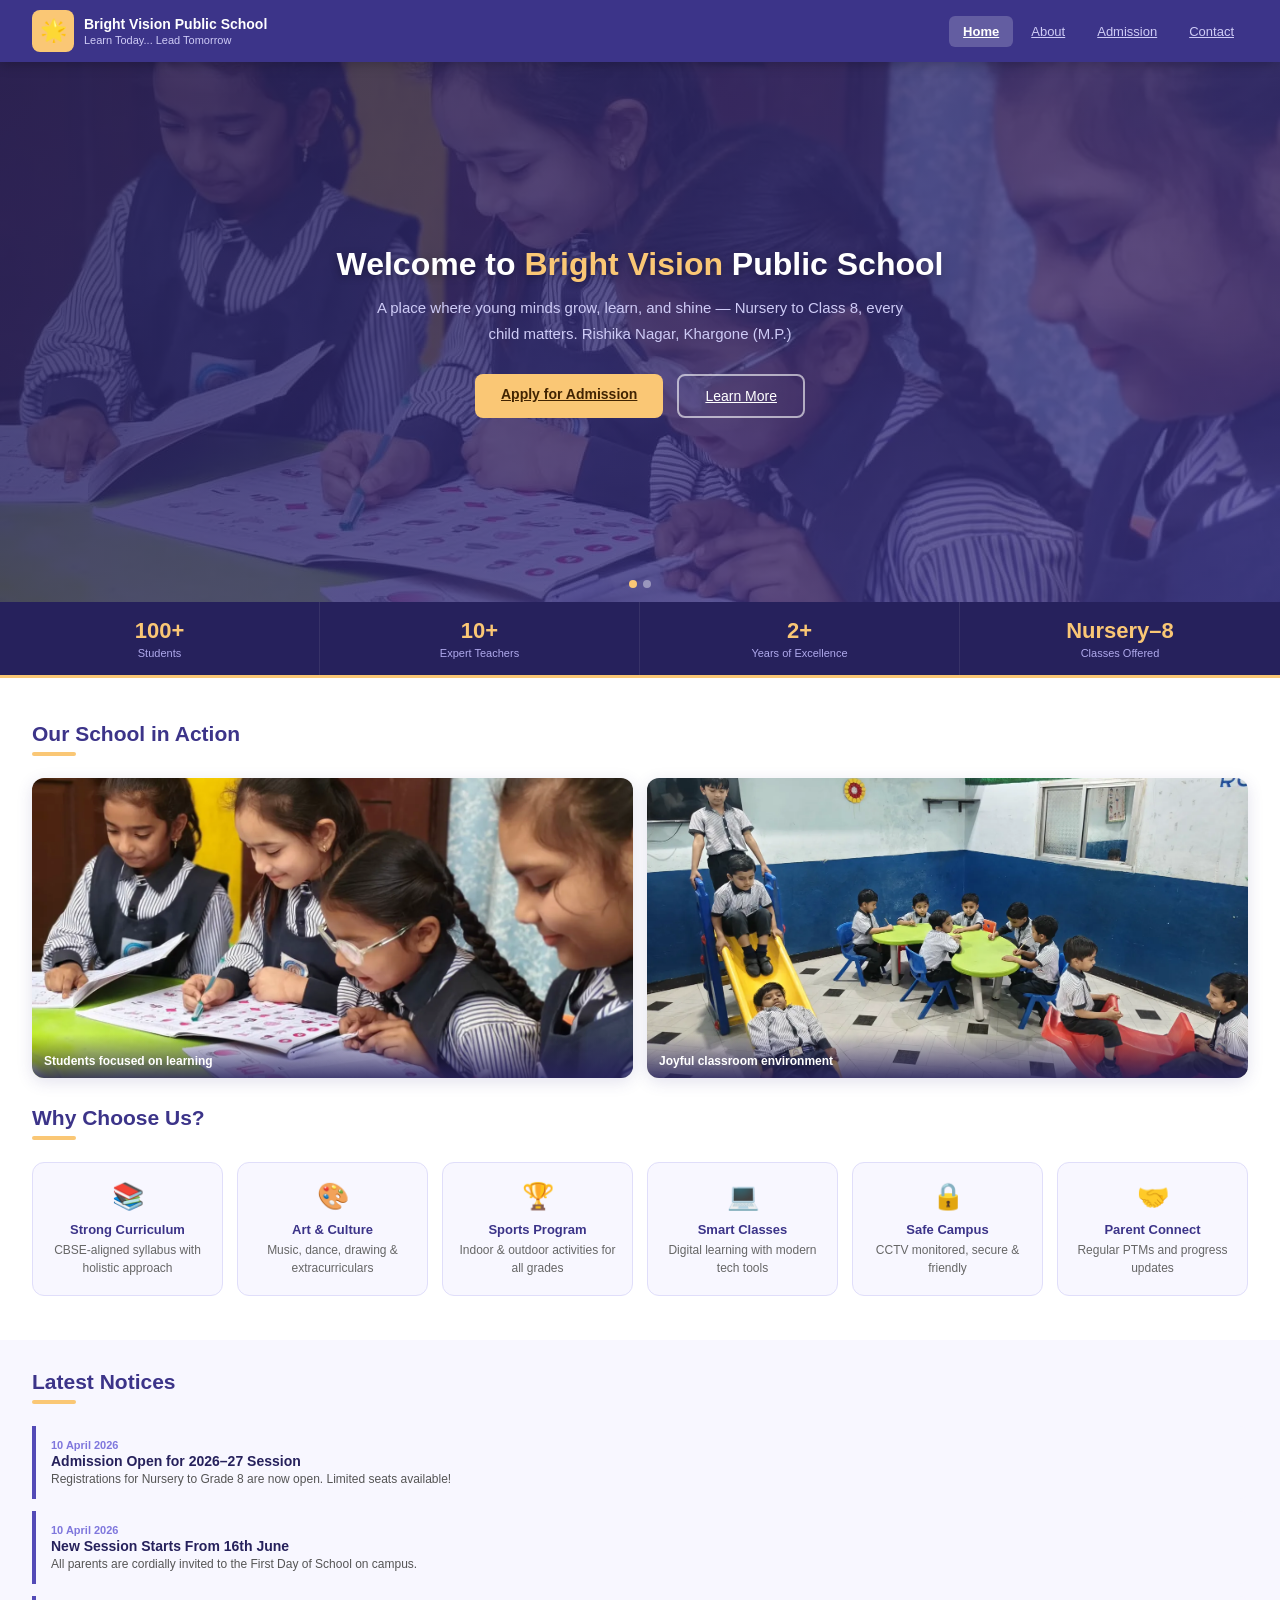
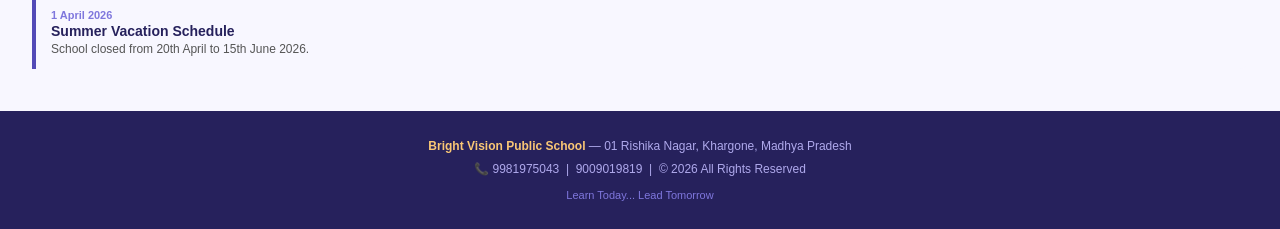
<file: index.html>
<!DOCTYPE html>
<html lang="en">
<head>
  <meta charset="UTF-8"/>
  <meta name="viewport" content="width=device-width, initial-scale=1.0"/>
  <title>Bright Vision Public School</title>
  <link rel="stylesheet" href="style.css"/>
</head>
<body>

<!-- ========== NAVBAR ========== -->
<nav>
  <div class="nav-logo">
    <div class="nav-logo-icon">&#127775;</div>
    <div class="nav-logo-text">
      Bright Vision Public School
      <span>Learn Today... Lead Tomorrow</span>
    </div>
  </div>
  <div class="nav-links">
    <a class="nav-btn active" href="index.html">Home</a>
    <a class="nav-btn" href="about.html">About</a>
    <a class="nav-btn" href="admission.html">Admission</a>
    <a class="nav-btn" href="contact.html">Contact</a>
  </div>
</nav>

<!-- ========== HOME PAGE ========== -->
<div id="page-home" class="page active">

  <!-- Hero Slideshow -->
  <div class="hero">
    <div class="hero-slide active" style="background-image:url('StudyTime.jpg')"></div>
    <div class="hero-slide"        style="background-image:url('PlayTime.jpg')"></div>
    <div class="hero-overlay"></div>
    <div class="hero-content">
      <h1>Welcome to <em>Bright Vision</em> Public School</h1>
      <p>A place where young minds grow, learn, and shine &mdash; Nursery to Class 8, every child matters. Rishika Nagar, Khargone (M.P.)</p>
      <div class="hero-btns">
        <a class="btn-primary" href="admission.html">Apply for Admission</a>
        <a class="btn-outline"  href="about.html">Learn More</a>
      </div>
    </div>
    <div class="slide-dots">
      <div class="dot active" onclick="goSlide(0)"></div>
      <div class="dot"        onclick="goSlide(1)"></div>
    </div>
  </div>

  <!-- Stats Bar -->
  <div class="stats-bar">
    <div class="stat-item"><div class="stat-num">100+</div><div class="stat-label">Students</div></div>
    <div class="stat-item"><div class="stat-num">10+</div><div class="stat-label">Expert Teachers</div></div>
    <div class="stat-item"><div class="stat-num">2+</div><div class="stat-label">Years of Excellence</div></div>
    <div class="stat-item"><div class="stat-num">Nursery&ndash;8</div><div class="stat-label">Classes Offered</div></div>
  </div>

  <!-- Photo Grid -->
  <div class="section">
    <div class="section-title">Our School in Action</div>
    <div class="divider"></div>
    <div class="photo-grid-2">
      <div class="photo-card photo-card-tall">
        <img src="StudyTime.jpg" alt="Students studying"/>
        <div class="photo-label">Students focused on learning</div>
      </div>
      <div class="photo-card photo-card-tall">
        <img src="PlayTime.jpg" alt="Kids in classroom"/>
        <div class="photo-label">Joyful classroom environment</div>
      </div>
    </div>

    <!-- Features -->
    <div class="section-title">Why Choose Us?</div>
    <div class="divider"></div>
    <div class="features-grid">
      <div class="feature-card"><div class="feature-icon">&#128218;</div><h3>Strong Curriculum</h3><p>CBSE-aligned syllabus with holistic approach</p></div>
      <div class="feature-card"><div class="feature-icon">&#127912;</div><h3>Art &amp; Culture</h3><p>Music, dance, drawing &amp; extracurriculars</p></div>
      <div class="feature-card"><div class="feature-icon">&#127942;</div><h3>Sports Program</h3><p>Indoor &amp; outdoor activities for all grades</p></div>
      <div class="feature-card"><div class="feature-icon">&#128187;</div><h3>Smart Classes</h3><p>Digital learning with modern tech tools</p></div>
      <div class="feature-card"><div class="feature-icon">&#128274;</div><h3>Safe Campus</h3><p>CCTV monitored, secure &amp; friendly</p></div>
      <div class="feature-card"><div class="feature-icon">&#129309;</div><h3>Parent Connect</h3><p>Regular PTMs and progress updates</p></div>
    </div>
  </div>

  <!-- Notices -->
  <div class="section" style="background:#f8f7ff; padding-top:30px; padding-bottom:30px;">
    <div class="section-title">Latest Notices</div>
    <div class="divider"></div>
    <div class="notice-box">
      <div class="notice-date">10 April 2026</div>
      <div class="notice-title">Admission Open for 2026&ndash;27 Session</div>
      <div class="notice-text">Registrations for Nursery to Grade 8 are now open. Limited seats available!</div>
    </div>
    <div class="notice-box">
      <div class="notice-date">10 April 2026</div>
      <div class="notice-title">New Session Starts From 16th June</div>
      <div class="notice-text">All parents are cordially invited to the First Day of School on campus.</div>
    </div>
    <div class="notice-box">
      <div class="notice-date">1 April 2026</div>
      <div class="notice-title">Summer Vacation Schedule</div>
      <div class="notice-text">School closed from 20th April to 15th June 2026.</div>
    </div>
  </div>

</div><!-- end page-home -->

<!-- ========== FOOTER ========== -->
<footer>
  <p><strong>Bright Vision Public School</strong> &mdash; 01 Rishika Nagar, Khargone, Madhya Pradesh</p>
  <p>&#128222; 9981975043 &nbsp;|&nbsp; 9009019819 &nbsp;|&nbsp; &copy; 2026 All Rights Reserved</p>
  <p style="margin-top:4px;font-size:11px;color:#7F77DD;">Learn Today... Lead Tomorrow</p>
</footer>

<script src="script.js"></script>
</body>
</html>
</file>
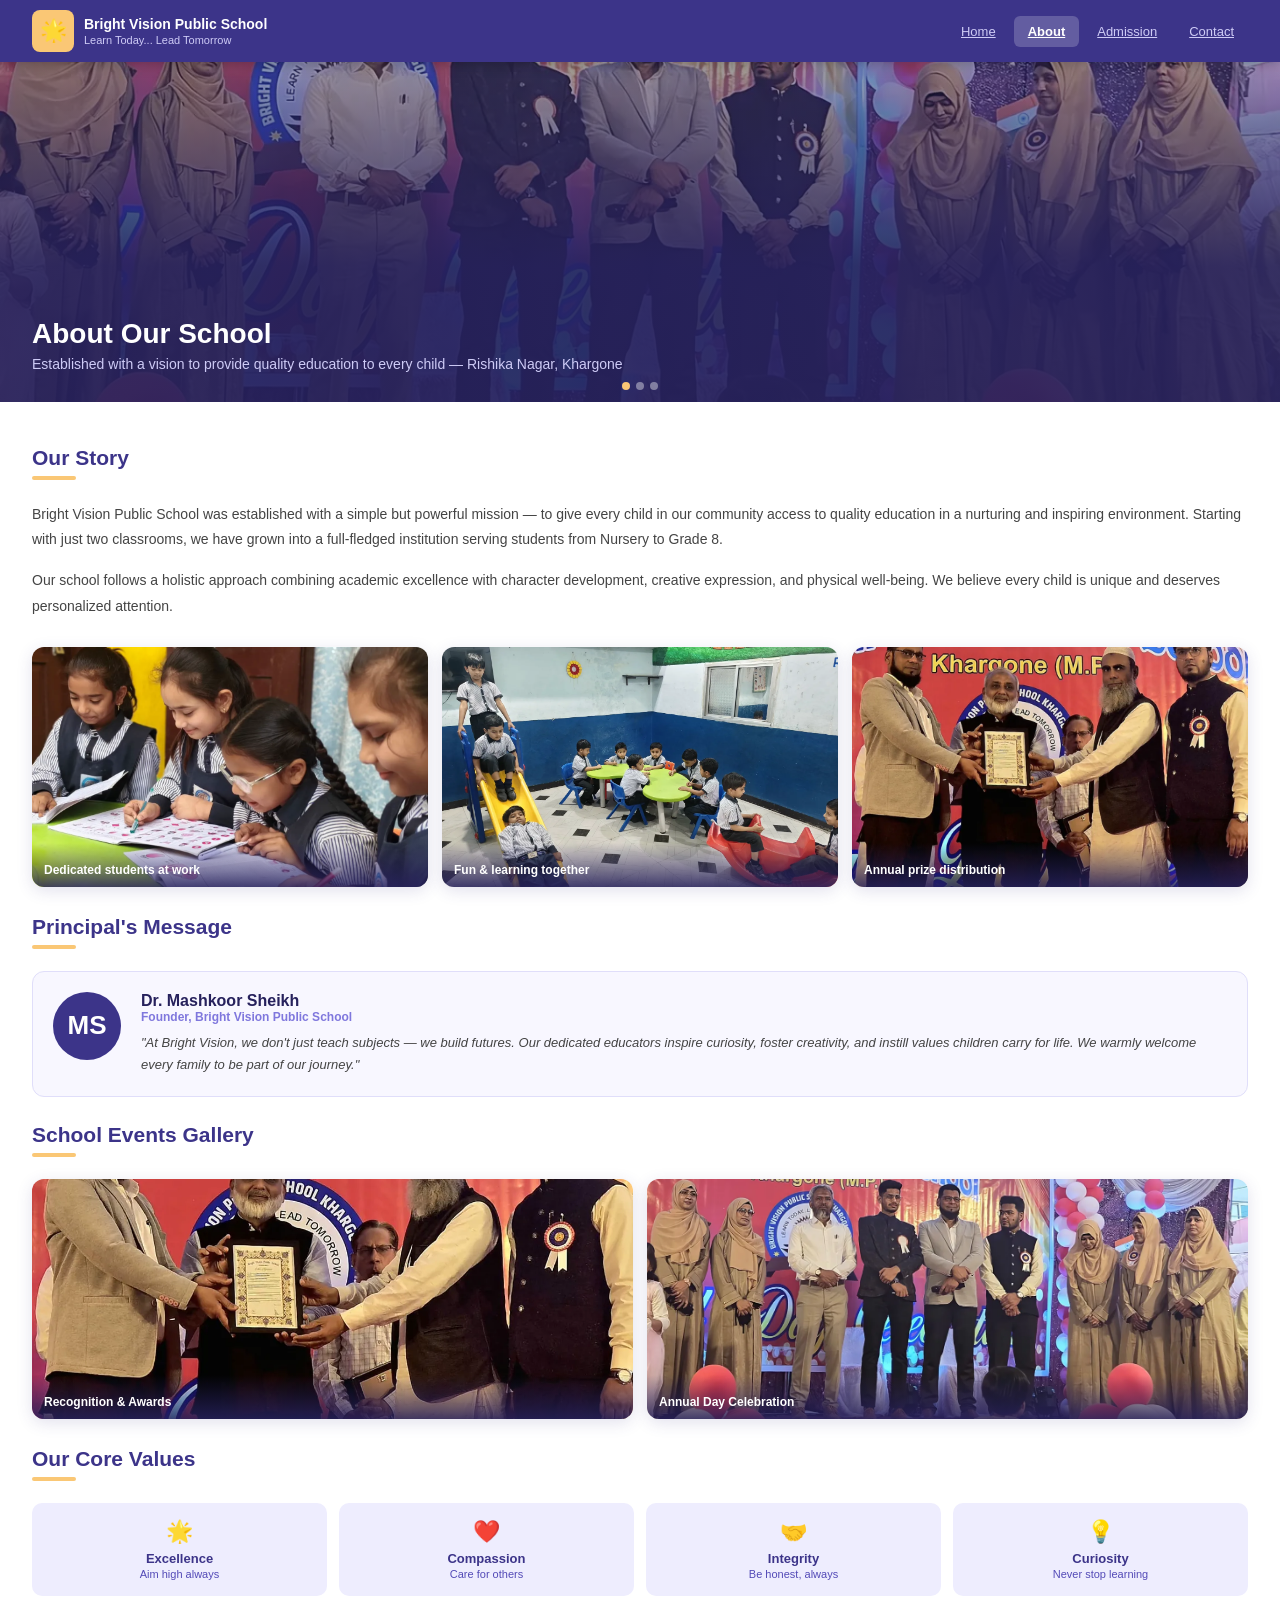
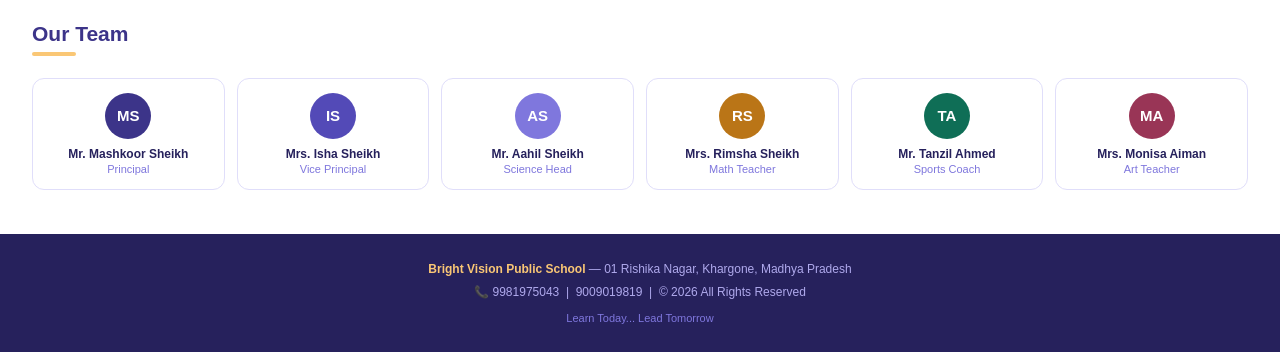
<file: about.html>
<!DOCTYPE html>
<html lang="en">
<head>
  <meta charset="UTF-8"/>
  <meta name="viewport" content="width=device-width, initial-scale=1.0"/>
  <title>About - Bright Vision Public School</title>
  <link rel="stylesheet" href="style.css"/>
</head>
<body>

<!-- ========== NAVBAR ========== -->
<nav>
  <div class="nav-logo">
    <div class="nav-logo-icon">&#127775;</div>
    <div class="nav-logo-text">
      Bright Vision Public School
      <span>Learn Today... Lead Tomorrow</span>
    </div>
  </div>
  <div class="nav-links">
    <a class="nav-btn" href="index.html">Home</a>
    <a class="nav-btn active" href="about.html">About</a>
    <a class="nav-btn" href="admission.html">Admission</a>
    <a class="nav-btn" href="contact.html">Contact</a>
  </div>
</nav>

<!-- ========== ABOUT PAGE ========== -->
<div id="page-about" class="page active">

  <div class="page-hero page-slideshow" id="about-hero">
    <div class="page-slide active" style="background-image:url('SchoolStaff.jpg')"></div>
    <div class="page-slide" style="background-image:url('AwardCeromany.jpg')"></div>
    <div class="page-slide" style="background-image:url('StudyTime.jpg')"></div>
    <div class="page-hero-overlay"></div>
    <div class="page-hero-content">
      <h1>About Our School</h1>
      <p>Established with a vision to provide quality education to every child &mdash; Rishika Nagar, Khargone</p>
    </div>
    <div class="slide-dots page-dots">
      <div class="dot active" onclick="goPageSlide('about',0)"></div>
      <div class="dot" onclick="goPageSlide('about',1)"></div>
      <div class="dot" onclick="goPageSlide('about',2)"></div>
    </div>
  </div>

  <div class="section">
    <div class="section-title">Our Story</div>
    <div class="divider"></div>
    <p style="font-size:14px;color:#444;line-height:1.8;margin-bottom:16px;">Bright Vision Public School was established with a simple but powerful mission &mdash; to give every child in our community access to quality education in a nurturing and inspiring environment. Starting with just two classrooms, we have grown into a full-fledged institution serving students from Nursery to Grade 8.</p>
    <p style="font-size:14px;color:#444;line-height:1.8;margin-bottom:28px;">Our school follows a holistic approach combining academic excellence with character development, creative expression, and physical well-being. We believe every child is unique and deserves personalized attention.</p>

    <!-- 3-column photo grid -->
    <div class="photo-grid-3">
      <div class="photo-card">
        <img src="StudyTime.jpg" alt="Students learning"/>
        <div class="photo-label">Dedicated students at work</div>
      </div>
      <div class="photo-card">
        <img src="PlayTime.jpg" alt="Play area"/>
        <div class="photo-label">Fun &amp; learning together</div>
      </div>
      <div class="photo-card">
        <img src="AwardCeromany.jpg" alt="Award ceremony"/>
        <div class="photo-label">Annual prize distribution</div>
      </div>
    </div>

    <!-- Principal -->
    <div class="section-title">Principal's Message</div>
    <div class="divider"></div>
    <div class="principal-card">
      <div class="principal-avatar">MS</div>
      <div class="principal-info">
        <h3>Dr. Mashkoor Sheikh</h3>
        <div class="role">Founder, Bright Vision Public School</div>
        <p>"At Bright Vision, we don't just teach subjects &mdash; we build futures. Our dedicated educators inspire curiosity, foster creativity, and instill values children carry for life. We warmly welcome every family to be part of our journey."</p>
      </div>
    </div>

    <!-- Events Gallery -->
    <div class="section-title">School Events Gallery</div>
    <div class="divider"></div>
    <div class="photo-grid-2">
      <div class="photo-card">
        <img src="AwardCeromany.jpg" alt="Award ceremony"/>
        <div class="photo-label">Recognition &amp; Awards</div>
      </div>
      <div class="photo-card">
        <img src="SchoolStaff.jpg" alt="School event"/>
        <div class="photo-label">Annual Day Celebration</div>
      </div>
    </div>

    <!-- Values -->
    <div class="section-title">Our Core Values</div>
    <div class="divider"></div>
    <div class="value-grid">
      <div class="value-item"><div class="vi">&#127775;</div><h4>Excellence</h4><p>Aim high always</p></div>
      <div class="value-item"><div class="vi">&#10084;&#65039;</div><h4>Compassion</h4><p>Care for others</p></div>
      <div class="value-item"><div class="vi">&#129309;</div><h4>Integrity</h4><p>Be honest, always</p></div>
      <div class="value-item"><div class="vi">&#128161;</div><h4>Curiosity</h4><p>Never stop learning</p></div>
    </div>

    <!-- Staff -->
    <div class="section-title">Our Team</div>
    <div class="divider"></div>
    <div class="staff-grid">
      <div class="staff-card"><div class="staff-av" style="background:#3C3489;">MS</div><h4>Mr. Mashkoor Sheikh</h4><p>Principal</p></div>
      <div class="staff-card"><div class="staff-av" style="background:#534AB7;">IS</div><h4>Mrs. Isha Sheikh</h4><p>Vice Principal</p></div>
      <div class="staff-card"><div class="staff-av" style="background:#7F77DD;">AS</div><h4>Mr. Aahil Sheikh</h4><p>Science Head</p></div>
      <div class="staff-card"><div class="staff-av" style="background:#BA7517;">RS</div><h4>Mrs. Rimsha Sheikh</h4><p>Math Teacher</p></div>
      <div class="staff-card"><div class="staff-av" style="background:#0F6E56;">TA</div><h4>Mr. Tanzil Ahmed</h4><p>Sports Coach</p></div>
      <div class="staff-card"><div class="staff-av" style="background:#993556;">MA</div><h4>Mrs. Monisa Aiman</h4><p>Art Teacher</p></div>
    </div>
  </div>

</div><!-- end page-about -->

<!-- ========== FOOTER ========== -->
<footer>
  <p><strong>Bright Vision Public School</strong> &mdash; 01 Rishika Nagar, Khargone, Madhya Pradesh</p>
  <p>&#128222; 9981975043 &nbsp;|&nbsp; 9009019819 &nbsp;|&nbsp; &copy; 2026 All Rights Reserved</p>
  <p style="margin-top:4px;font-size:11px;color:#7F77DD;">Learn Today... Lead Tomorrow</p>
</footer>

<script src="script.js"></script>
</body>
</html>
</file>
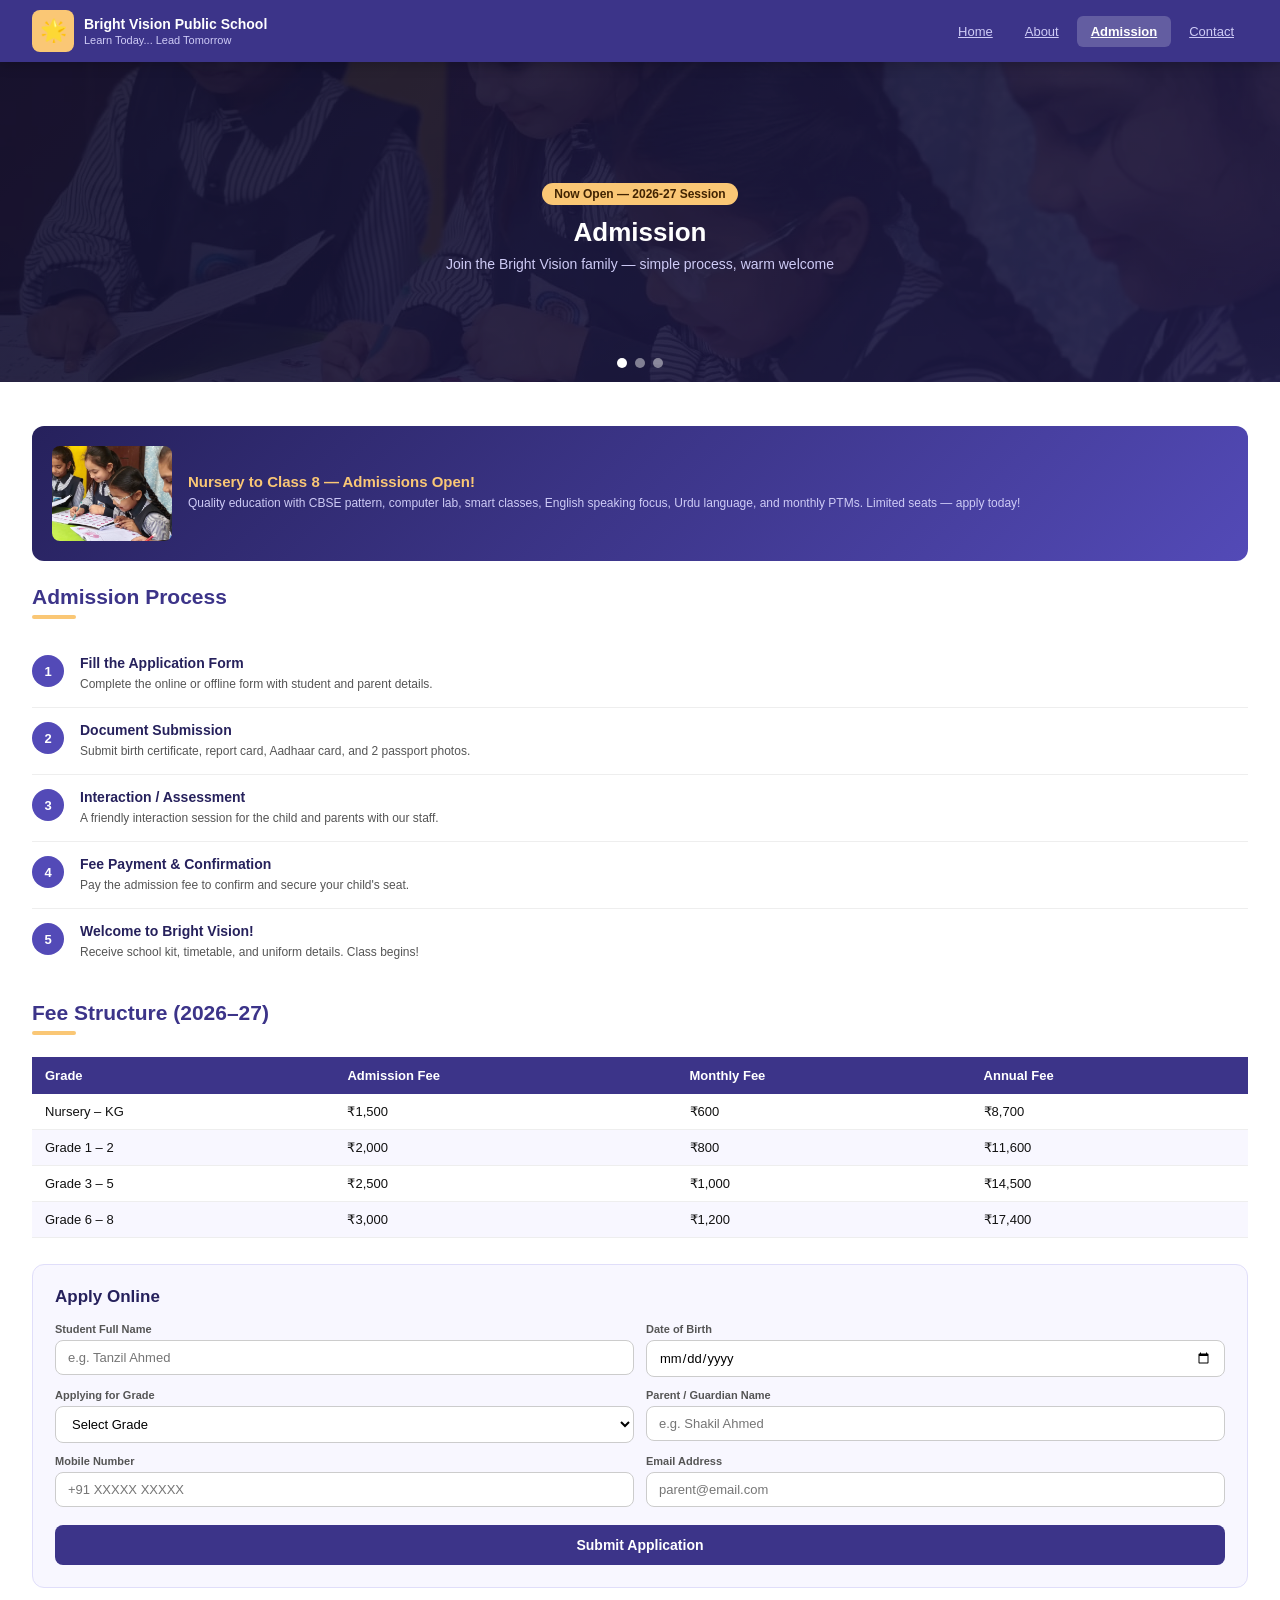
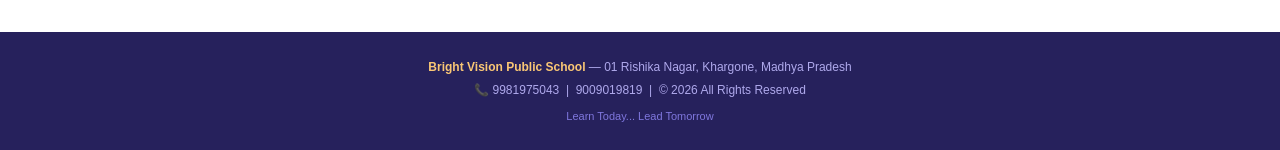
<file: admission.html>
<!DOCTYPE html>
<html lang="en">
<head>
  <meta charset="UTF-8"/>
  <meta name="viewport" content="width=device-width, initial-scale=1.0"/>
  <title>Admission - Bright Vision Public School</title>
  <link rel="stylesheet" href="style.css"/>
  <style>
    /* ── Page-hero slideshow ── */
    .page-slideshow {
      position: relative;
      overflow: hidden;
      min-height: 320px;
      display: flex;
      align-items: center;
      justify-content: center;
    }

    /* Every slide fills the hero box, hidden by default */
    .page-slide {
      position: absolute;
      inset: 0;
      background-size: cover;
      background-position: center;
      opacity: 0;
      transition: opacity 0.9s ease-in-out;
      z-index: 0;
    }

    /* Active slide is fully visible */
    .page-slide.active {
      opacity: 1;
    }

    /* Dark overlay so text stays readable over photos */
    .page-slideshow::after {
      content: '';
      position: absolute;
      inset: 0;
      background: rgba(0, 0, 0, 0.45);
      z-index: 1;
      pointer-events: none;
    }

    /* Hero text must sit above the overlay */
    .page-slideshow > div[style*="z-index:2"] {
      position: relative;
      z-index: 2;
      text-align: center;
      color: #fff;
      padding: 0 20px;
    }

    /* Dots */
    .slide-dots {
      position: absolute;
      z-index: 3;
      display: flex;
      gap: 8px;
      justify-content: center;
      width: 100%;
    }

    .slide-dots .dot {
      width: 10px;
      height: 10px;
      border-radius: 50%;
      background: rgba(255,255,255,0.45);
      cursor: pointer;
      transition: background 0.3s;
    }

    .slide-dots .dot.active {
      background: #fff;
    }
  </style>
</head>
<body>

<!-- ========== NAVBAR ========== -->
<nav>
  <div class="nav-logo">
    <div class="nav-logo-icon">&#127775;</div>
    <div class="nav-logo-text">
      Bright Vision Public School
      <span>Learn Today... Lead Tomorrow</span>
    </div>
  </div>
  <div class="nav-links">
    <a class="nav-btn" href="index.html">Home</a>
    <a class="nav-btn" href="about.html">About</a>
    <a class="nav-btn active" href="admission.html">Admission</a>
    <a class="nav-btn" href="contact.html">Contact</a>
  </div>
</nav>

<!-- ========== ADMISSION PAGE ========== -->
<div id="page-admission" class="page active">

  <!-- HERO SLIDER -->
  <!-- ✅ FIX: NO inline opacity on slides 2 & 3 — JS controls opacity via .active class -->
  <div class="adm-hero page-slideshow" id="adm-hero">

    <div class="page-slide active" style="background-image:url('StudyTime.jpg')"></div>
    <div class="page-slide"        style="background-image:url('PlayTime.jpg')"></div>
    <div class="page-slide"        style="background-image:url('PlayTime.jpg')"></div>

    <!-- Hero text (z-index:2 lifts it above the overlay) -->
    <div style="position:relative;z-index:2;text-align:center;color:#fff;">
      <div class="adm-tag">Now Open &mdash; 2026-27 Session</div>
      <h1>Admission</h1>
      <p>Join the Bright Vision family &mdash; simple process, warm welcome</p>
    </div>

    <!-- Dots -->
    <div class="slide-dots page-dots" style="bottom:14px;">
      <div class="dot active" onclick="goPageSlide('adm',0)"></div>
      <div class="dot"        onclick="goPageSlide('adm',1)"></div>
      <div class="dot"        onclick="goPageSlide('adm',2)"></div>
    </div>

  </div><!-- end adm-hero -->

  <div class="section">

    <!-- HIGHLIGHT BANNER -->
    <div class="highlight-banner">
      <img src="StudyTime.jpg" alt="Students"/>
      <div>
        <h3>Nursery to Class 8 &mdash; Admissions Open!</h3>
        <p>Quality education with CBSE pattern, computer lab, smart classes, English speaking focus, Urdu language, and monthly PTMs. Limited seats &mdash; apply today!</p>
      </div>
    </div>

    <!-- ADMISSION PROCESS -->
    <div class="section-title">Admission Process</div>
    <div class="divider"></div>
    <div style="margin-bottom:26px;">
      <div class="step">
        <div class="step-num">1</div>
        <div class="step-info">
          <h4>Fill the Application Form</h4>
          <p>Complete the online or offline form with student and parent details.</p>
        </div>
      </div>
      <div class="step">
        <div class="step-num">2</div>
        <div class="step-info">
          <h4>Document Submission</h4>
          <p>Submit birth certificate, report card, Aadhaar card, and 2 passport photos.</p>
        </div>
      </div>
      <div class="step">
        <div class="step-num">3</div>
        <div class="step-info">
          <h4>Interaction / Assessment</h4>
          <p>A friendly interaction session for the child and parents with our staff.</p>
        </div>
      </div>
      <div class="step">
        <div class="step-num">4</div>
        <div class="step-info">
          <h4>Fee Payment &amp; Confirmation</h4>
          <p>Pay the admission fee to confirm and secure your child's seat.</p>
        </div>
      </div>
      <div class="step">
        <div class="step-num">5</div>
        <div class="step-info">
          <h4>Welcome to Bright Vision!</h4>
          <p>Receive school kit, timetable, and uniform details. Class begins!</p>
        </div>
      </div>
    </div>

    <!-- FEE STRUCTURE -->
    <div class="section-title">Fee Structure (2026&ndash;27)</div>
    <div class="divider"></div>
    <table class="fee-table">
      <thead>
        <tr>
          <th>Grade</th>
          <th>Admission Fee</th>
          <th>Monthly Fee</th>
          <th>Annual Fee</th>
        </tr>
      </thead>
      <tbody>
        <tr><td>Nursery &ndash; KG</td><td>&#8377;1,500</td><td>&#8377;600</td><td>&#8377;8,700</td></tr>
        <tr><td>Grade 1 &ndash; 2</td><td>&#8377;2,000</td><td>&#8377;800</td><td>&#8377;11,600</td></tr>
        <tr><td>Grade 3 &ndash; 5</td><td>&#8377;2,500</td><td>&#8377;1,000</td><td>&#8377;14,500</td></tr>
        <tr><td>Grade 6 &ndash; 8</td><td>&#8377;3,000</td><td>&#8377;1,200</td><td>&#8377;17,400</td></tr>
      </tbody>
    </table>

    <!-- ONLINE APPLICATION FORM -->
    <div class="apply-form">
      <h3>Apply Online</h3>
      <div class="form-row">
        <div class="form-group">
          <label>Student Full Name</label>
          <input type="text" id="studentName" placeholder="e.g. Tanzil Ahmed"/>
        </div>
        <div class="form-group">
          <label>Date of Birth</label>
          <input type="date" id="dob"/>
        </div>
      </div>
      <div class="form-row">
        <div class="form-group">
          <label>Applying for Grade</label>
          <select id="grade">
            <option value="">Select Grade</option>
            <option>Nursery</option><option>KG</option>
            <option>Grade 1</option><option>Grade 2</option><option>Grade 3</option>
            <option>Grade 4</option><option>Grade 5</option><option>Grade 6</option>
            <option>Grade 7</option><option>Grade 8</option>
          </select>
        </div>
        <div class="form-group">
          <label>Parent / Guardian Name</label>
          <input type="text" id="parentName" placeholder="e.g. Shakil Ahmed"/>
        </div>
      </div>
      <div class="form-row">
        <div class="form-group">
          <label>Mobile Number</label>
          <input type="tel" id="admMobile" placeholder="+91 XXXXX XXXXX"/>
        </div>
        <div class="form-group">
          <label>Email Address</label>
          <input type="email" id="admEmail" placeholder="parent@email.com"/>
        </div>
      </div>
      <button class="submit-btn" onclick="submitAdmission(this)">Submit Application</button>
    </div>

  </div><!-- end section -->

</div><!-- end page-admission -->

<!-- ========== FOOTER ========== -->
<footer>
  <p><strong>Bright Vision Public School</strong> &mdash; 01 Rishika Nagar, Khargone, Madhya Pradesh</p>
  <p>&#128222; 9981975043 &nbsp;|&nbsp; 9009019819 &nbsp;|&nbsp; &copy; 2026 All Rights Reserved</p>
  <p style="margin-top:4px;font-size:11px;color:#7F77DD;">Learn Today... Lead Tomorrow</p>
</footer>

<script src="script.js"></script>
</body>
</html>
</file>
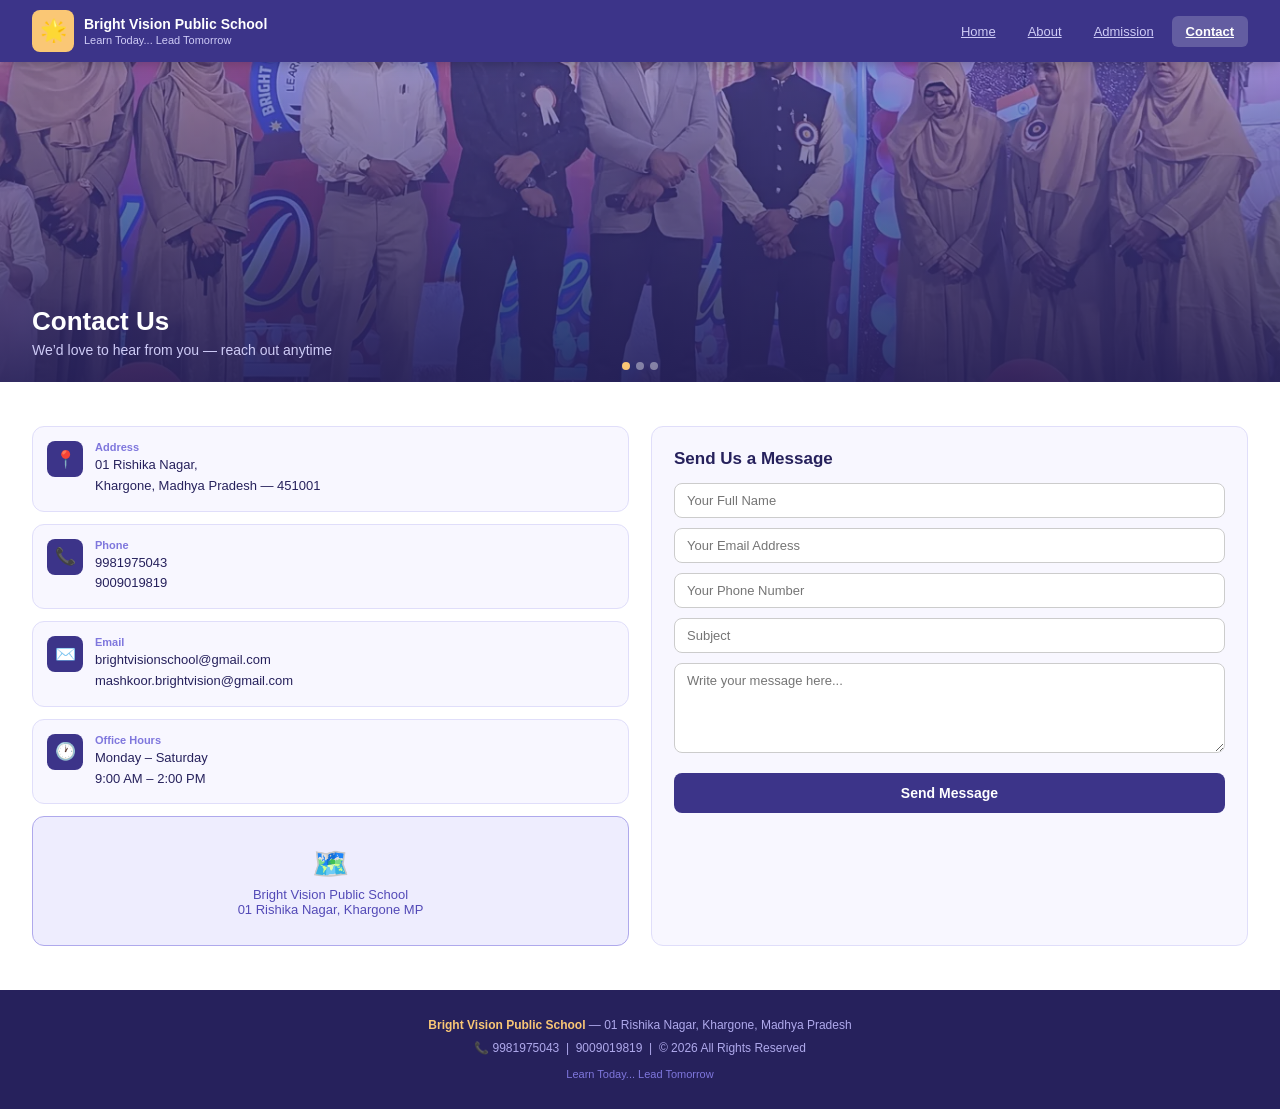
<file: contact.html>
<!DOCTYPE html>
<html lang="en">
<head>
  <meta charset="UTF-8"/>
  <meta name="viewport" content="width=device-width, initial-scale=1.0"/>
  <title>Contact - Bright Vision Public School</title>
  <link rel="stylesheet" href="style.css"/>
</head>
<body>

<!-- ========== NAVBAR ========== -->
<nav>
  <div class="nav-logo">
    <div class="nav-logo-icon">&#127775;</div>
    <div class="nav-logo-text">
      Bright Vision Public School
      <span>Learn Today... Lead Tomorrow</span>
    </div>
  </div>
  <div class="nav-links">
    <a class="nav-btn" href="index.html">Home</a>
    <a class="nav-btn" href="about.html">About</a>
    <a class="nav-btn" href="admission.html">Admission</a>
    <a class="nav-btn active" href="contact.html">Contact</a>
  </div>
</nav>

<!-- ========== CONTACT PAGE ========== -->
<div id="page-contact" class="page active">

  <div class="contact-hero-wrap page-slideshow" id="contact-hero">
    <div class="page-slide active" style="background-image:url('SchoolStaff.jpg')"></div>
    <div class="page-slide" style="background-image:url('AwardCeromany.jpg')"></div>
    <div class="page-slide" style="background-image:url('StudyTime.jpg')"></div>
    <div class="contact-hero-overlay"></div>
    <div class="contact-hero-content">
      <h1>Contact Us</h1>
      <p>We&rsquo;d love to hear from you &mdash; reach out anytime</p>
    </div>
    <div class="slide-dots page-dots">
      <div class="dot active" onclick="goPageSlide('contact',0)"></div>
      <div class="dot" onclick="goPageSlide('contact',1)"></div>
      <div class="dot" onclick="goPageSlide('contact',2)"></div>
    </div>
  </div>

  <div class="section">
    <div class="contact-grid">
      <div>
        <div class="info-card">
          <div class="info-icon">&#128205;</div>
          <div><h4>Address</h4><p>01 Rishika Nagar,<br>Khargone, Madhya Pradesh &mdash; 451001</p></div>
        </div>
        <div class="info-card">
          <div class="info-icon">&#128222;</div>
          <div><h4>Phone</h4><p>9981975043<br>9009019819</p></div>
        </div>
        <div class="info-card">
          <div class="info-icon">&#9993;&#65039;</div>
          <div><h4>Email</h4><p>brightvisionschool@gmail.com<br>mashkoor.brightvision@gmail.com</p></div>
        </div>
        <div class="info-card">
          <div class="info-icon">&#128336;</div>
          <div><h4>Office Hours</h4><p>Monday &ndash; Saturday<br>9:00 AM &ndash; 2:00 PM</p></div>
        </div>
        <div class="map-box">
          <div>
            <div style="font-size:30px;">&#128506;&#65039;</div>
            <p style="margin-top:6px;">Bright Vision Public School<br>01 Rishika Nagar, Khargone MP</p>
          </div>
        </div>
      </div>
      <div class="contact-form">
        <h3>Send Us a Message</h3>
        <input type="text"  id="contactName"    placeholder="Your Full Name"/>
        <input type="email" id="contactEmail"   placeholder="Your Email Address"/>
        <input type="tel"   id="contactPhone"   placeholder="Your Phone Number"/>
        <input type="text"  id="contactSubject" placeholder="Subject"/>
        <textarea           id="contactMessage" placeholder="Write your message here..."></textarea>
        <button class="submit-btn" onclick="submitContact(this)">Send Message</button>
      </div>
    </div>
  </div>

</div><!-- end page-contact -->

<!-- ========== FOOTER ========== -->
<footer>
  <p><strong>Bright Vision Public School</strong> &mdash; 01 Rishika Nagar, Khargone, Madhya Pradesh</p>
  <p>&#128222; 9981975043 &nbsp;|&nbsp; 9009019819 &nbsp;|&nbsp; &copy; 2026 All Rights Reserved</p>
  <p style="margin-top:4px;font-size:11px;color:#7F77DD;">Learn Today... Lead Tomorrow</p>
</footer>

<script src="script.js"></script>
</body>
</html>
</file>
<file: style.css>
/* ===================================
   Bright Vision Public School
   style.css
=================================== */

* { margin: 0; padding: 0; box-sizing: border-box; }
body { font-family: 'Segoe UI', sans-serif; background: #fff; color: #111; }

/* ---- NAVBAR ---- */
nav {
  background: #3C3489;
  padding: 0 2rem;
  display: flex;
  align-items: center;
  justify-content: space-between;
  position: sticky;
  top: 0;
  z-index: 100;
  min-height: 62px;
  box-shadow: 0 2px 12px rgba(0,0,0,0.25);
}
.nav-logo { display: flex; align-items: center; gap: 10px; }
.nav-logo-icon {
  width: 42px; height: 42px;
  background: #FAC775;
  border-radius: 8px;
  display: flex; align-items: center; justify-content: center;
  font-size: 22px;
}
.nav-logo-text { color: #fff; font-size: 14px; font-weight: 600; line-height: 1.3; }
.nav-logo-text span { color: #CECBF6; font-size: 11px; display: block; font-weight: 400; }
.nav-links { display: flex; gap: 4px; }
.nav-btn {
  background: transparent; border: none;
  color: #CECBF6; padding: 8px 14px;
  border-radius: 6px; font-size: 13px;
  cursor: pointer; transition: all 0.2s;
  font-family: inherit;
}
.nav-btn:hover { background: rgba(255,255,255,0.12); color: #fff; }
.nav-btn.active { background: rgba(255,255,255,0.2); color: #fff; font-weight: 600; }

/* ---- PAGE TRANSITIONS ---- */
.page { display: none; animation: fadeIn 0.35s ease; }
.page.active { display: block; }
@keyframes fadeIn {
  from { opacity: 0; transform: translateY(10px); }
  to   { opacity: 1; transform: translateY(0); }
}

/* ---- HERO SLIDESHOW ---- */
.hero {
  position: relative;
  min-height: clamp(360px, 60vw, 520px);
  display: flex; align-items: center; justify-content: center;
  text-align: center;
  overflow: hidden;
}
.hero-slide {
  position: absolute; inset: 0;
  background-size: cover;
  background-position: center center;
  transition: opacity 1.2s ease;
  opacity: 0;
}
.hero-slide.active { opacity: 1; }
.hero-overlay {
  position: absolute; inset: 0;
  background: linear-gradient(135deg, rgba(38,33,92,0.85), rgba(60,52,137,0.75));
}
.hero-content { position: relative; z-index: 2; padding: 60px 2rem; }
.hero-content h1 { color: #fff; font-size: 32px; font-weight: 700; margin-bottom: 12px; text-shadow: 0 2px 8px rgba(0,0,0,0.3); }
.hero-content h1 em { color: #FAC775; font-style: normal; }
.hero-content p { color: #CECBF6; font-size: 15px; max-width: 540px; margin: 0 auto 28px; line-height: 1.7; }
.hero-btns { display: flex; gap: 14px; justify-content: center; flex-wrap: wrap; }
.slide-dots {
  position: absolute; bottom: 14px; left: 50%;
  transform: translateX(-50%);
  display: flex; gap: 6px; z-index: 3;
}
.dot {
  width: 8px; height: 8px; border-radius: 50%;
  background: rgba(255,255,255,0.4);
  cursor: pointer; transition: background 0.3s;
}
.dot.active { background: #FAC775; }

/* ---- BUTTONS ---- */
.btn-primary {
  background: #FAC775; color: #412402;
  border: none; padding: 12px 26px;
  border-radius: 8px; font-size: 14px;
  cursor: pointer; font-weight: 600;
  font-family: inherit; transition: transform 0.2s;
}
.btn-primary:hover { transform: translateY(-2px); }
.btn-outline {
  background: transparent; color: #fff;
  border: 2px solid rgba(255,255,255,0.6);
  padding: 12px 26px; border-radius: 8px;
  font-size: 14px; cursor: pointer;
  font-family: inherit; transition: background 0.2s;
}
.btn-outline:hover { background: rgba(255,255,255,0.12); }
.submit-btn {
  width: 100%; background: #3C3489; color: #fff;
  border: none; padding: 12px; border-radius: 8px;
  font-size: 14px; font-weight: 600;
  cursor: pointer; font-family: inherit;
  margin-top: 6px; transition: background 0.2s;
}
.submit-btn:hover { background: #534AB7; }

/* ---- STATS BAR ---- */
.stats-bar {
  display: grid; grid-template-columns: repeat(4, 1fr);
  background: #26215C; border-bottom: 3px solid #FAC775;
}
.stat-item { padding: 16px 12px; text-align: center; border-right: 1px solid rgba(255,255,255,0.08); }
.stat-item:last-child { border-right: none; }
.stat-num { color: #FAC775; font-size: 22px; font-weight: 700; }
.stat-label { color: #AFA9EC; font-size: 11px; margin-top: 3px; }

/* ---- SECTIONS ---- */
.section { padding: 44px 2rem; }
.section-title { font-size: 21px; font-weight: 700; color: #3C3489; margin-bottom: 6px; }
.divider { width: 44px; height: 4px; background: #FAC775; border-radius: 2px; margin-bottom: 22px; }

/* ---- PHOTO GRIDS ---- */
.photo-grid-2 { display: grid; grid-template-columns: 1fr 1fr; gap: 14px; margin-bottom: 28px; }
.photo-grid-3 { display: grid; grid-template-columns: 1fr 1fr 1fr; gap: 14px; margin-bottom: 28px; }
.photo-card {
  border-radius: 12px; overflow: hidden;
  position: relative;
  box-shadow: 0 4px 16px rgba(60,52,137,0.15);
}
.photo-card img {
  width: 100%; height: clamp(150px, 22vw, 220px);
  object-fit: cover; object-position: center center; display: block;
  transition: transform 0.4s ease;
}
.photo-card:hover img { transform: scale(1.05); }
.photo-card .photo-label {
  position: absolute; bottom: 0; left: 0; right: 0;
  background: linear-gradient(transparent, rgba(38,33,92,0.85));
  color: #fff; padding: 20px 12px 10px;
  font-size: 12px; font-weight: 600;
}
.photo-card-tall img { height: clamp(200px, 30vw, 280px); }

/* ---- FEATURES GRID ---- */
.features-grid { display: grid; grid-template-columns: repeat(auto-fit, minmax(140px, 1fr)); gap: 14px; }
.feature-card {
  background: #f8f7ff; border: 1px solid #e0defa;
  border-radius: 12px; padding: 18px 12px;
  text-align: center; transition: transform 0.2s;
}
.feature-card:hover { transform: translateY(-3px); }
.feature-icon { font-size: 26px; margin-bottom: 10px; }
.feature-card h3 { font-size: 13px; font-weight: 600; color: #3C3489; margin-bottom: 4px; }
.feature-card p { font-size: 12px; color: #666; line-height: 1.5; }

/* ---- NOTICES ---- */
.notice-box {
  background: #f8f7ff; border-left: 4px solid #534AB7;
  border-radius: 0 8px 8px 0; padding: 13px 15px; margin-bottom: 12px;
}
.notice-date { font-size: 11px; color: #7F77DD; font-weight: 600; }
.notice-title { font-size: 14px; color: #26215C; font-weight: 600; margin-top: 2px; }
.notice-text { font-size: 12px; color: #555; margin-top: 3px; }

/* ---- PAGE HERO BANNER ---- */
.page-hero {
  position: relative;
  overflow: hidden;
  height: clamp(220px, 35vw, 320px);
  display: flex;
  align-items: flex-end;
}
.page-hero-img { position: absolute; inset: 0; width: 100%; height: 100%; object-fit: cover; object-position: center center; }
.page-hero-overlay { position: absolute; inset: 0; background: linear-gradient(to top, rgba(38,33,92,0.92) 40%, rgba(38,33,92,0.4)); }
.page-hero-content { position: relative; z-index: 2; padding: 30px 2rem; }
.page-hero-content h1 { font-size: 28px; font-weight: 700; color: #fff; }
.page-hero-content p { color: #CECBF6; font-size: 14px; margin-top: 6px; }

/* ---- PRINCIPAL CARD ---- */
.principal-card {
  display: flex; gap: 20px; align-items: flex-start;
  background: #f8f7ff; border: 1px solid #e0defa;
  border-radius: 12px; padding: 20px; margin-bottom: 26px;
}
.principal-avatar {
  width: 68px; height: 68px; background: #3C3489;
  border-radius: 50%; display: flex; align-items: center; justify-content: center;
  color: #fff; font-size: 26px; font-weight: 700; flex-shrink: 0;
}
.principal-info h3 { font-size: 16px; font-weight: 700; color: #26215C; }
.principal-info .role { font-size: 12px; color: #7F77DD; margin-bottom: 8px; font-weight: 600; }
.principal-info p { font-size: 13px; color: #444; line-height: 1.7; font-style: italic; }

/* ---- VALUES ---- */
.value-grid { display: grid; grid-template-columns: repeat(auto-fit, minmax(120px, 1fr)); gap: 12px; margin-bottom: 26px; }
.value-item { background: #EEEDFE; border-radius: 10px; padding: 16px 12px; text-align: center; }
.value-item .vi { font-size: 22px; margin-bottom: 6px; }
.value-item h4 { font-size: 13px; font-weight: 600; color: #3C3489; }
.value-item p { font-size: 11px; color: #534AB7; margin-top: 2px; }

/* ---- STAFF GRID ---- */
.staff-grid { display: grid; grid-template-columns: repeat(auto-fit, minmax(110px, 1fr)); gap: 12px; }
.staff-card {
  background: #fff; border: 1px solid #e0defa;
  border-radius: 12px; padding: 14px 10px; text-align: center;
}
.staff-av {
  width: 46px; height: 46px; border-radius: 50%;
  display: flex; align-items: center; justify-content: center;
  font-size: 15px; font-weight: 700; color: #fff; margin: 0 auto 8px;
}
.staff-card h4 { font-size: 12px; font-weight: 600; color: #26215C; }
.staff-card p { font-size: 11px; color: #7F77DD; margin-top: 2px; }

/* ---- ADMISSION HERO ---- */
.adm-hero { background: linear-gradient(135deg, #26215C, #3C3489); padding: 40px 2rem 30px; }
.adm-hero h1 { font-size: 26px; font-weight: 700; color: #fff; }
.adm-hero p { color: #CECBF6; font-size: 14px; margin-top: 8px; }
.adm-tag {
  display: inline-block; background: #FAC775; color: #412402;
  font-size: 12px; font-weight: 700; padding: 4px 12px;
  border-radius: 20px; margin-bottom: 12px;
}

/* ---- HIGHLIGHT BANNER ---- */
.highlight-banner {
  background: linear-gradient(135deg, #26215C, #534AB7);
  border-radius: 12px; padding: 20px; margin-bottom: 24px;
  color: #fff; display: flex; align-items: center; gap: 16px;
}
.highlight-banner img {
  width: clamp(80px, 12vw, 120px);
  height: clamp(65px, 9vw, 95px);
  object-fit: cover; object-position: center center;
  border-radius: 8px; flex-shrink: 0;
}
.highlight-banner h3 { font-size: 15px; font-weight: 700; color: #FAC775; margin-bottom: 4px; }
.highlight-banner p { font-size: 12px; color: #CECBF6; line-height: 1.6; }

/* ---- STEPS ---- */
.step { display: flex; gap: 16px; align-items: flex-start; padding: 14px 0; border-bottom: 1px solid #eee; }
.step:last-child { border-bottom: none; }
.step-num {
  width: 32px; height: 32px; background: #534AB7;
  border-radius: 50%; color: #fff;
  display: flex; align-items: center; justify-content: center;
  font-size: 13px; font-weight: 700; flex-shrink: 0;
}
.step-info h4 { font-size: 14px; font-weight: 600; color: #26215C; }
.step-info p { font-size: 12px; color: #555; margin-top: 4px; line-height: 1.5; }

/* ---- FEE TABLE ---- */
.fee-table { width: 100%; border-collapse: collapse; font-size: 13px; margin-bottom: 26px; }
.fee-table th { background: #3C3489; color: #fff; padding: 11px 13px; text-align: left; }
.fee-table td { padding: 10px 13px; border-bottom: 1px solid #eee; }
.fee-table tr:nth-child(even) td { background: #f8f7ff; }

/* ---- APPLY FORM ---- */
.apply-form { background: #f8f7ff; border: 1px solid #e0defa; border-radius: 12px; padding: 22px; }
.apply-form h3 { font-size: 17px; font-weight: 700; color: #26215C; margin-bottom: 16px; }
.form-row { display: grid; grid-template-columns: 1fr 1fr; gap: 12px; margin-bottom: 12px; }
.form-group { display: flex; flex-direction: column; gap: 5px; }
.form-group label { font-size: 11px; color: #555; font-weight: 600; }
.form-group input,
.form-group select {
  padding: 9px 12px; border: 1px solid #ccc;
  border-radius: 8px; font-size: 13px;
  background: #fff; font-family: inherit; outline: none;
}
.form-group input:focus,
.form-group select:focus { border-color: #534AB7; }

/* ---- CONTACT HERO ---- */
.contact-hero-wrap {
  position: relative;
  height: clamp(220px, 35vw, 320px);
  display: flex;
  align-items: flex-end;
  overflow: hidden;
}
.contact-hero-wrap img { position: absolute; inset: 0; width: 100%; height: 100%; object-fit: cover; object-position: center center; }
.contact-hero-overlay { position: absolute; inset: 0; background: linear-gradient(to top, rgba(38,33,92,0.92), rgba(83,74,183,0.5)); }
.contact-hero-content { position: relative; z-index: 2; padding: 24px 2rem; }
.contact-hero-content h1 { font-size: 26px; font-weight: 700; color: #fff; }
.contact-hero-content p { color: #CECBF6; font-size: 14px; margin-top: 5px; }

/* ---- CONTACT GRID ---- */
.contact-grid { display: grid; grid-template-columns: 1fr 1fr; gap: 22px; }
.info-card {
  background: #f8f7ff; border: 1px solid #e0defa;
  border-radius: 12px; padding: 14px; margin-bottom: 12px;
  display: flex; gap: 12px; align-items: flex-start;
}
.info-icon {
  width: 36px; height: 36px; background: #3C3489;
  border-radius: 8px; display: flex; align-items: center; justify-content: center;
  font-size: 17px; flex-shrink: 0;
}
.info-card h4 { font-size: 11px; color: #7F77DD; font-weight: 600; }
.info-card p { font-size: 13px; color: #26215C; font-weight: 500; line-height: 1.6; margin-top: 2px; }
.map-box {
  background: #EEEDFE; border-radius: 12px;
  border: 1px solid #AFA9EC; height: 130px;
  display: flex; align-items: center; justify-content: center;
  text-align: center; color: #534AB7; font-size: 13px;
}

/* ---- CONTACT FORM ---- */
.contact-form { background: #f8f7ff; border: 1px solid #e0defa; border-radius: 12px; padding: 22px; }
.contact-form h3 { font-size: 17px; font-weight: 700; color: #26215C; margin-bottom: 14px; }
.contact-form input,
.contact-form textarea {
  width: 100%; padding: 9px 12px;
  border: 1px solid #ccc; border-radius: 8px;
  font-size: 13px; background: #fff;
  font-family: inherit; margin-bottom: 10px; outline: none;
}
.contact-form input:focus,
.contact-form textarea:focus { border-color: #534AB7; }
.contact-form textarea { height: 90px; resize: vertical; }

/* ---- FOOTER ---- */
footer { background: #26215C; padding: 24px 2rem; text-align: center; }
footer p { color: #AFA9EC; font-size: 12px; line-height: 1.9; }
footer strong { color: #FAC775; }

/* ---- RESPONSIVE ---- */
@media (max-width: 600px) {
  .stats-bar { grid-template-columns: repeat(2, 1fr); }
  .form-row { grid-template-columns: 1fr; }
  .contact-grid { grid-template-columns: 1fr; }
  .photo-grid-2, .photo-grid-3 { grid-template-columns: 1fr; }
  .nav-btn { padding: 6px 8px; font-size: 12px; }
  .hero-content h1 { font-size: 22px; }
  .highlight-banner { flex-direction: column; }
}

/* ---- EXTRA RESPONSIVE FIXES ---- */
@media (min-width: 1200px) {
  .page-hero { height: 340px; }
  .contact-hero-wrap { height: 340px; }
  .hero { min-height: 540px; }
  .photo-card img { height: 240px; }
  .photo-card-tall img { height: 300px; }
}

@media (max-width: 480px) {
  .page-hero { height: 200px; }
  .contact-hero-wrap { height: 200px; }
  .hero { min-height: 380px; }
  .page-hero-content h1, .contact-hero-content h1 { font-size: 22px; }
}

/* ---- PAGE SECTION SLIDESHOW ---- */
.page-slideshow { position: relative; overflow: hidden; }

.page-slide {
  position: absolute;
  inset: 0;
  background-size: cover;
  background-position: center center;
  transition: opacity 1.2s ease;
  opacity: 0;
}
.page-slide.active { opacity: 1; }

/* Admission hero bg slides are subtle (set inline to 0.18 opacity) */
.adm-hero .page-slide { opacity: 0; }
.adm-hero .page-slide.active { opacity: 0.15; }

.page-dots {
  position: absolute;
  bottom: 12px;
  left: 50%;
  transform: translateX(-50%);
  display: flex;
  gap: 6px;
  z-index: 5;
}

/* Make contact-hero-wrap use same height system as page-hero */
.contact-hero-wrap.page-slideshow {
  height: clamp(220px, 35vw, 320px);
}
</file>
